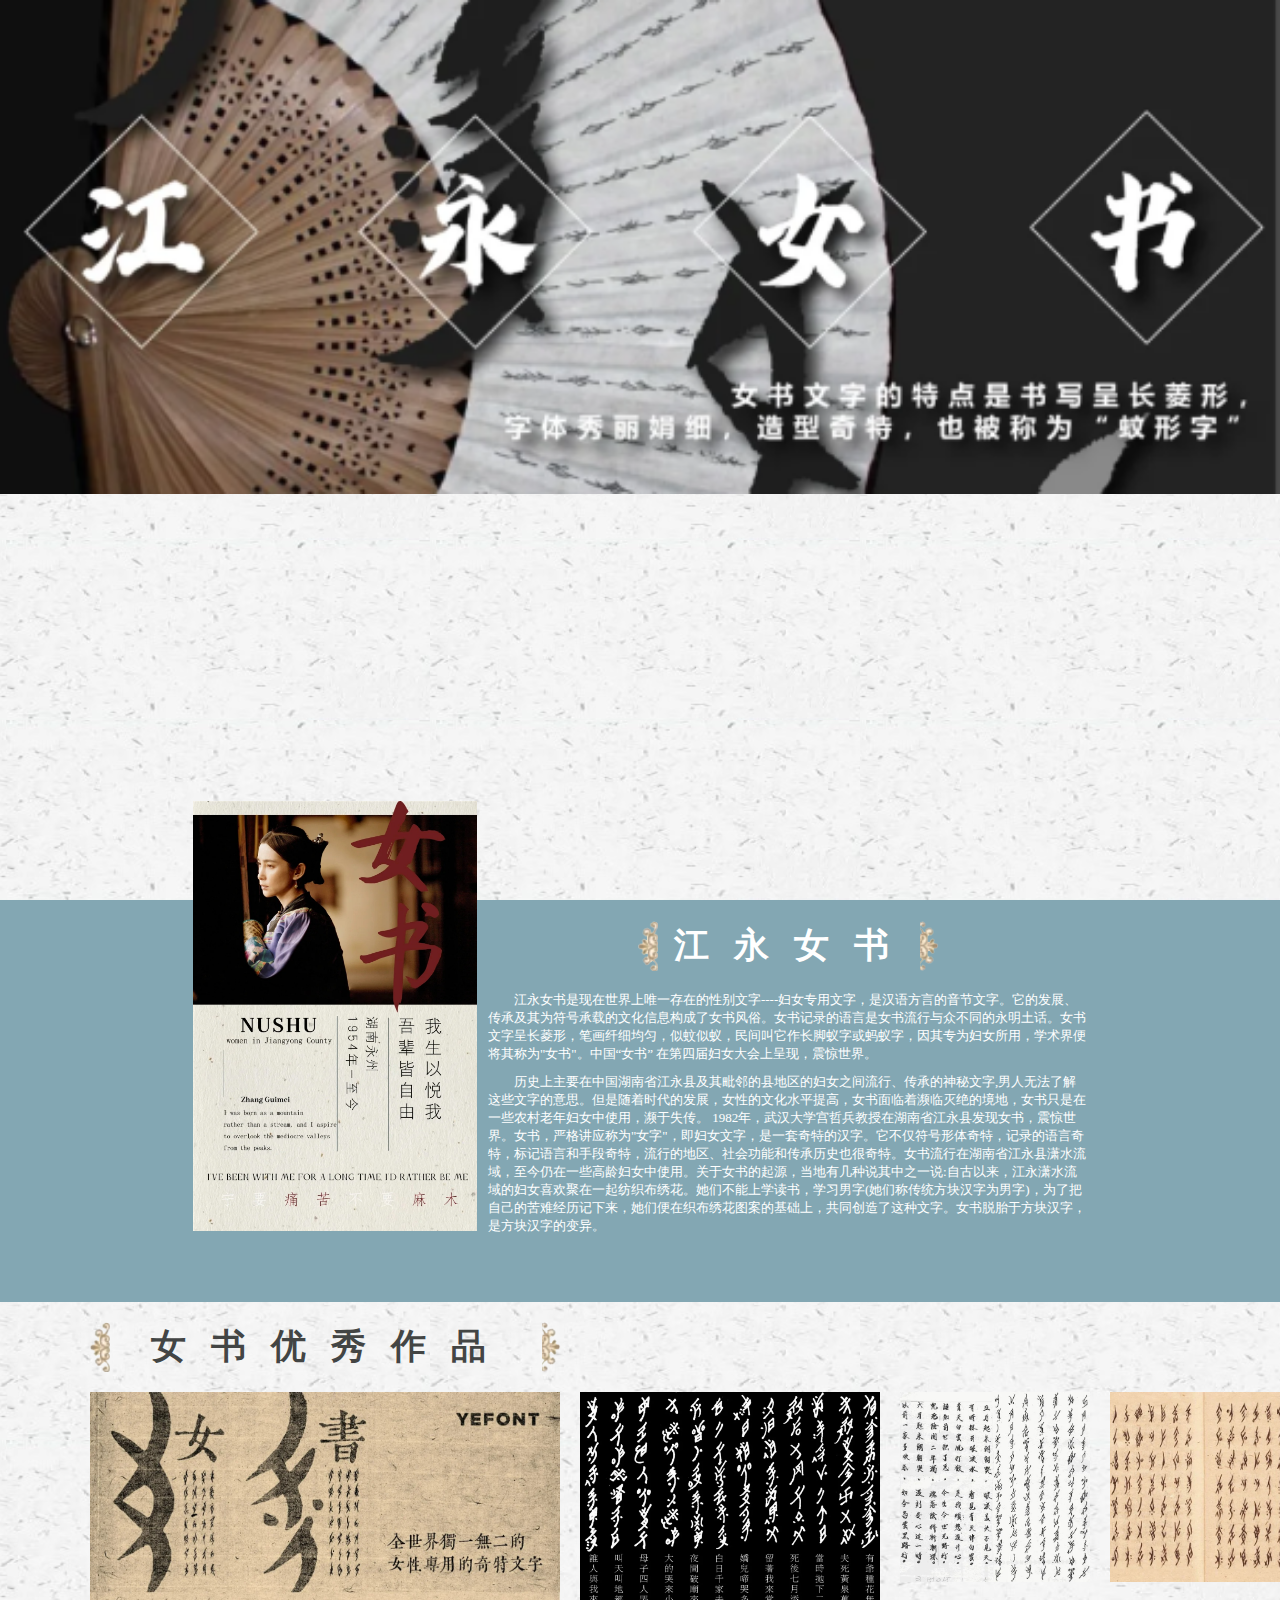
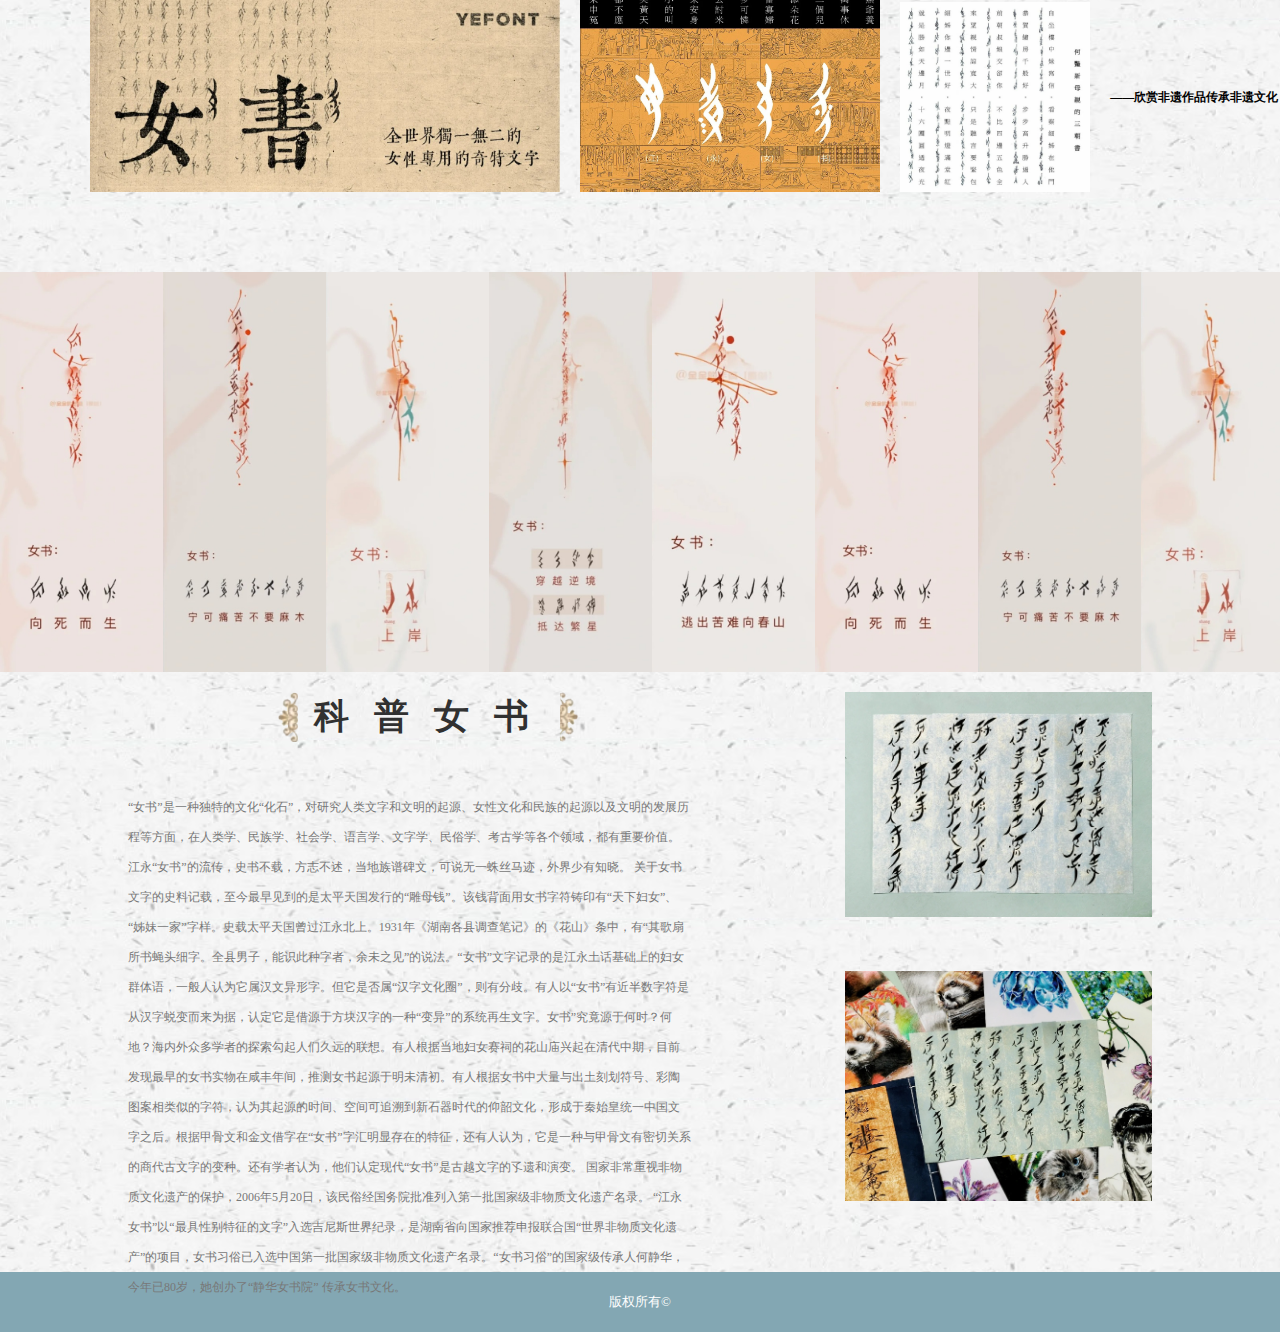
<file: 江永女书/index.html>
<!DOCTYPE html>
<html>
	<head>
		<meta charset="utf-8" />
		<title>与汝同书</title>
		<link rel="stylesheet" href="css/style.css" />
	</head>
	<body>
		
		<div class="banner">
			<div class="banner_main">
				<img src="img/banner2.png" alt=""/>
			</div>
			
		</div>
		<div class="box1">
			<div class="box1_main">
				<img src="img/1.jpg" alt="" class="pic1"/>
				<div class="content1">
					<div class="title1">
						<div class="left">
							<img src="img/left.png" alt="" height="100%"/>
						</div>
						<div style="width: 252px;height: 50px;font-size: 35px;color: white;font-weight: bold;font-family: '仿宋';text-align: center;line-height: 50px;">
							<p style="letter-spacing: 25px;">江永女书</p>
						</div>
						<div class="right">
							<img src="img/right.png" alt="" height="100%"/>
						</div>
					</div>
					<p style="font-size: 13px;color: white;text-indent: 2em;">江永女书是现在世界上唯一存在的性别文字----妇女专用文字，是汉语方言的音节文字。它的发展、传承及其为符号承载的文化信息构成了女书风俗。女书记录的语言是女书流行与众不同的永明土话。女书文字呈长菱形，笔画纤细均匀，似蚊似蚁，民间叫它作长脚蚁字或蚂蚁字，因其专为妇女所用，学术界便将其称为"女书"。中国“女书” 在第四届妇女大会上呈现，震惊世界。</p>
					<p style="font-size: 13px;color: white;text-indent: 2em;margin-top: 10px;">
						历史上主要在中国湖南省江永县及其毗邻的县地区的妇女之间流行、传承的神秘文字,男人无法了解这些文字的意思。但是随着时代的发展，女性的文化水平提高，女书面临着濒临灭绝的境地，女书只是在一些农村老年妇女中使用，濒于失传。 1982年，武汉大学宫哲兵教授在湖南省江永县发现女书，震惊世界。女书，严格讲应称为"女字"，即妇女文字，是一套奇特的汉字。它不仅符号形体奇特，记录的语言奇特，标记语言和手段奇特，流行的地区、社会功能和传承历史也很奇特。女书流行在湖南省江永县潇水流域，至今仍在一些高龄妇女中使用。关于女书的起源，当地有几种说其中之一说:自古以来，江永潇水流域的妇女喜欢聚在一起纺织布绣花。她们不能上学读书，学习男字(她们称传统方块汉字为男字)，为了把自己的苦难经历记下来，她们便在织布绣花图案的基础上，共同创造了这种文字。女书脱胎于方块汉字，是方块汉字的变异。
					</p>
				
				
				
				</div>
			</div>
			
		</div>
		<div class="box2">
			<div class="box2_main">
				<div class="title1" style="margin: 20px 0;width: 470px;">
					<div class="left">
						<img src="img/left.png" alt="" height="100%"/>
					</div>
					<div style="width: 252px;height: 50px;font-size: 35px;color: rgb(67, 69, 68);font-weight: bold;font-family: '仿宋';text-align: center;line-height: 50px;flex: 1;">
						<p style="letter-spacing: 25px;">女书优秀作品</p>
					</div>
					<div class="right">
						<img src="img/right.png" alt="" height="100%"/>
					</div>
				</div>
				<div class="content2">
					<img src="img/a1.jpg" alt="" />
					<img src="img/a2.jpg" alt="" style="margin-left: 20px;"/>
					<div class="a1">
						<div style="display: flex;">
							<img src="img/a3.jpg" alt="" style="width: 190px;height: 190px;"/>
							<img src="img/a4.jpg" alt="" style="width: 190px;height: 190px;margin-left: 20px;"/>
						</div>
						<div style="display: flex;margin-top: 20px;">
							<img src="img/a5.jpg" alt="" style="width: 190px;height: 190px;"/>
							<div class="a2">
								<p style="font-size: 12px;font-weight: bold;">——欣赏非遗作品传承非遗文化</p>
							</div>
						</div>
					</div>
				</div>
			</div>
		</div>
		<div class="box3">
			<div class="box3_main">
				<img src="img/b1.jpg" alt="" />
				<img src="img/b2.jpg" alt="" />
				<img src="img/b3.jpg" alt="" />
				<img src="img/b4.jpg" alt="" />
				<img src="img/b5.jpg" alt="" />
				<img src="img/b1.jpg" alt="" />
				<img src="img/b2.jpg" alt="" />
				<img src="img/b3.jpg" alt="" />
				
			</div>
		</div>
		<div class="box4">
			<div class="box4_main">
				<div class="box4_left">
					<div class="title1" style="margin: 20px 0;margin-left: 150px;">
						<div class="left">
							<img src="img/left.png" alt="" height="100%"/>
						</div>
						<div style="width: 252px;height: 50px;font-size: 35px;color: white;font-weight: bold;font-family: '仿宋';text-align: center;line-height: 50px;">
							<p style="letter-spacing: 25px;color: rgb(49, 49, 49);">科普女书</p>
						</div>
						<div class="right">
							<img src="img/right.png" alt="" height="100%"/>
						</div>
					</div>
					<p style="font-size: 12px;color: rgb(120, 120, 120);line-height: 30px;margin-top: 50px;">
						“女书”是一种独特的文化“化石”，对研究人类文字和文明的起源、女性文化和民族的起源以及文明的发展历程等方面，在人类学、民族学、社会学、语言学、文字学、民俗学、考古学等各个领域，都有重要价值。　江永“女书”的流传，史书不载，方志不述，当地族谱碑文，可说无一蛛丝马迹，外界少有知晓。 关于女书文字的史料记载，至今最早见到的是太平天国发行的“雕母钱”。该钱背面用女书字符铸印有“天下妇女”、“姊妹一家”字样。史载太平天国曾过江永北上。1931年《湖南各县调查笔记》的《花山》条中，有“其歌扇所书蝇头细字。全县男子，能识此种字者，余未之见”的说法。“女书”文字记录的是江永土话基础上的妇女群体语，一般人认为它属汉文异形字。但它是否属“汉字文化圈”，则有分歧。有人以“女书”有近半数字符是从汉字蜕变而来为据，认定它是借源于方块汉字的一种“变异”的系统再生文字。女书”究竟源于何时？何地？海内外众多学者的探索勾起人们久远的联想。有人根据当地妇女赛祠的花山庙兴起在清代中期，目前发现最早的女书实物在咸丰年间，推测女书起源于明未清初。有人根据女书中大量与出土刻划符号、彩陶图案相类似的字符，认为其起源的时间、空间可追溯到新石器时代的仰韶文化，形成于秦始皇统一中国文字之后。根据甲骨文和金文借字在“女书”字汇明显存在的特征，还有人认为，它是一种与甲骨文有密切关系的商代古文字的变种。还有学者认为，他们认定现代“女书”是古越文字的孓遗和演变。
						国家非常重视非物质文化遗产的保护，2006年5月20日，该民俗经国务院批准列入第一批国家级非物质文化遗产名录。
						“江永女书”以“最具性别特征的文字”入选吉尼斯世界纪录，是湖南省向国家推荐申报联合国“世界非物质文化遗产”的项目，女书习俗已入选中国第一批国家级非物质文化遗产名录。“女书习俗”的国家级传承人何静华，今年已80岁，她创办了“静华女书院” 传承女书文化。
					</p>
				</div>
				<div class="box4_right">
					<img src="img/11.jpg" alt="" width="100%" style="margin-top: 20px;"/>
					<img src="img/22.jpg" alt="" width="100%" style="margin-top: 50px;"/>
				</div>
			</div>
		</div>
		<div class="footer">
			版权所有©
		</div>
	</body>
</html>
</file>
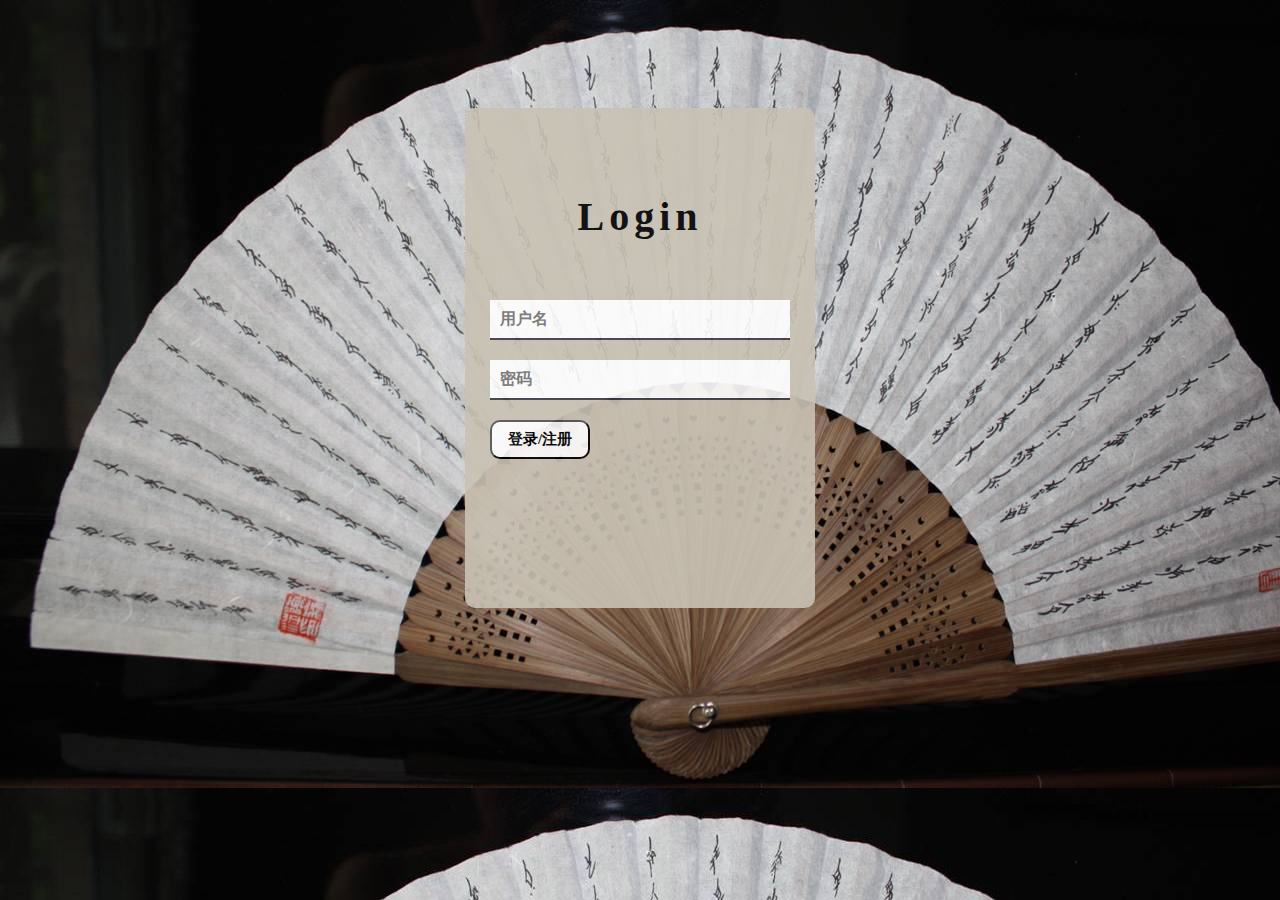
<file: login.html>
<!DOCTYPE html>
<html lang="en">

<head>
    <meta charset="UTF-8">
    <meta http-equiv="X-UA-Compatible" content="IE=edge">
    <meta name="viewport" content="width=device-width, initial-scale=1.0">
    <title>与汝同书登录注册页面</title>
    <style>
        body {
            display: flex;
            justify-content: center;
            background-image: url(./科普页面/bgi2.jpg);
        }
        .a{
            background-color: #c9c2b4;
            opacity: 0.9;
            width: 350px;
            height: 500px;
            position: relative;
            display: flex;
            border-radius: 10px;
            justify-content: center;
            align-items: center;
            top: 100px;
        }
        .b{
            width: 300px;
            height: 450px;
            overflow: hidden;
        }
        .c{
            font: 900 40px '';
            margin: 60px 0;
            text-align: center;
            /* 设置字体间距 */
            letter-spacing: 5px;
        }
        .e{
            width: 100%;
            margin-bottom: 20px;
            outline: none;
            border: 0;
            padding: 10px;
            border-bottom: 2px solid rgb(60,60,70);
            font: 900 16px '';
        }
        .f{
            text-align: center;
            padding: 8px;
            font: 700 15px '';
            width: 100px;
            border-radius: 10px;
            background-color: #fff;
            cursor: pointer;
        }
        .g{
            margin: 33px;
        }
    </style>
</head>
<body>
    <div class="a">
        <form action="">
            <div class="b">
            <p class="c">Login</p>
            <div class="d">
                <input required type="text" class="e" placeholder="用户名" name="username">
                <input required  type="password" class="e" placeholder="密码" autocomplete="off" name="password">
                <button class="f" type="submit">登录/注册</button>               
            </div>
        </form>

    </div>
    <script>
        const form = document.querySelector('form')
        const username = document.querySelector('[name = username]')
        form.addEventListener('submit',function(e){
            e.preventDefault()
            localStorage.setItem('nvshu-name',username.value)
            location.href = "./非遗电商项目.html"
        })

    </script>
</body>
</html>
</file>
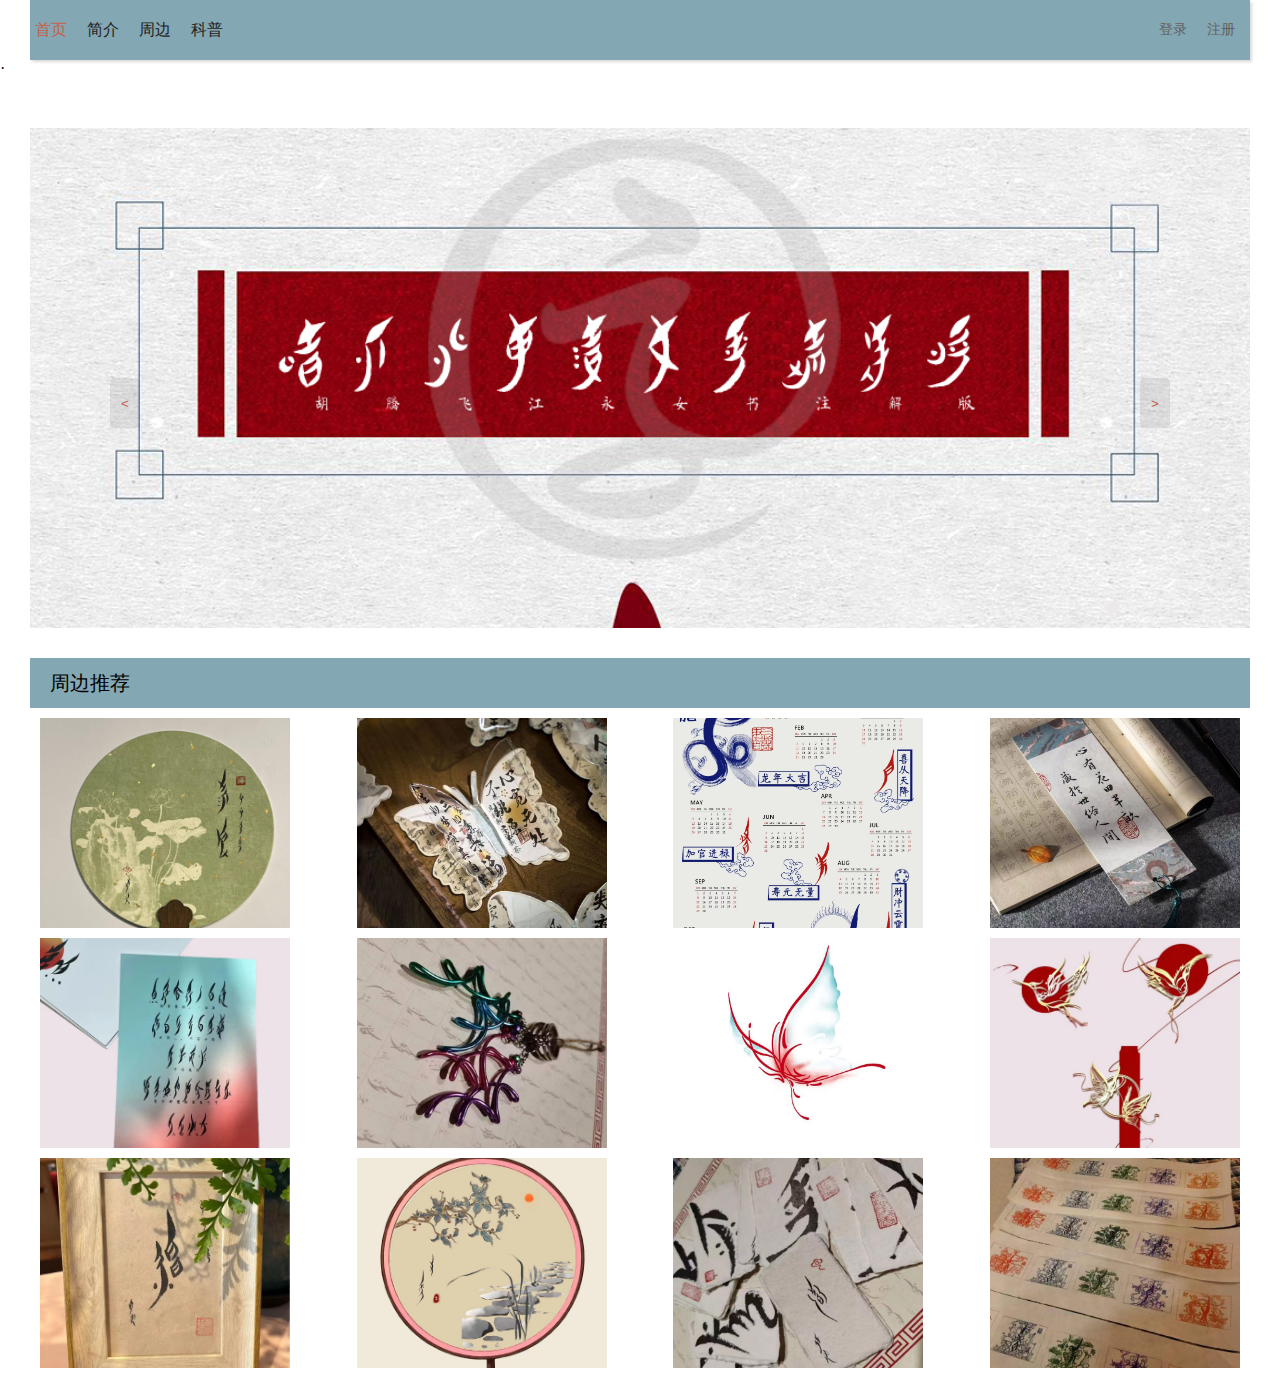
<file: 非遗电商项目.html>
<!DOCTYPE html>
<html lang="en">
<head>
    <meta charset="UTF-8">
    <meta name="viewport" content="width=device-width, initial-scale=1.0">
    <title>与汝同书</title>
    <link rel="shortcut icon" href="favicon.ico">
    <link rel="stylesheet" href="css/index.css">
    <link rel="stylesheet" href="css/base.css">
</head>
<body>
  <!-- 导航栏 -->
  <div class="nav">
   <div class="left">
     <ul>
      <li><a href="" class="active">首页</a></li>
      <li><a href="./江永女书/index.html" target="_blank">简介</a></li>
      <li><a href="javascript:;" id="goods">周边</a></li>
      <li><a href="./科普页面/女书科普.html" target="_blank">科普</a></li>
    </ul>
   </div>
    <div class="right">
      <ul>
        <li><a href="./login.html">登录</a></li>
        <li><a href="./login.html">注册</a></li>
      </ul>
    </div>
  </div>
  <!-- banner -->·
    <!-- 轮播图 -->
    <div class="slider">
      <div class="slider-wrapper">
        <img src="./image/img1.png" alt="" />
      </div>
      <div class="slider-footer">
        <ul class="slider-indicator">
          <li class="active"></li>
          <li></li>
          <li></li>
          <li></li>
        </ul>
        <div class="toggle">
          <button class="prev">&lt;</button>
          <button class="next">&gt;</button>
        </div>
      </div>
    </div>
    <!-- 产品 -->
  <div class="product">
    <div class="head">周边推荐</div>
    <div class="pro">
      <ul></ul>
    </div>
  </div>
  <script src="./js/index.js"></script>
</body>
</html>
</file>
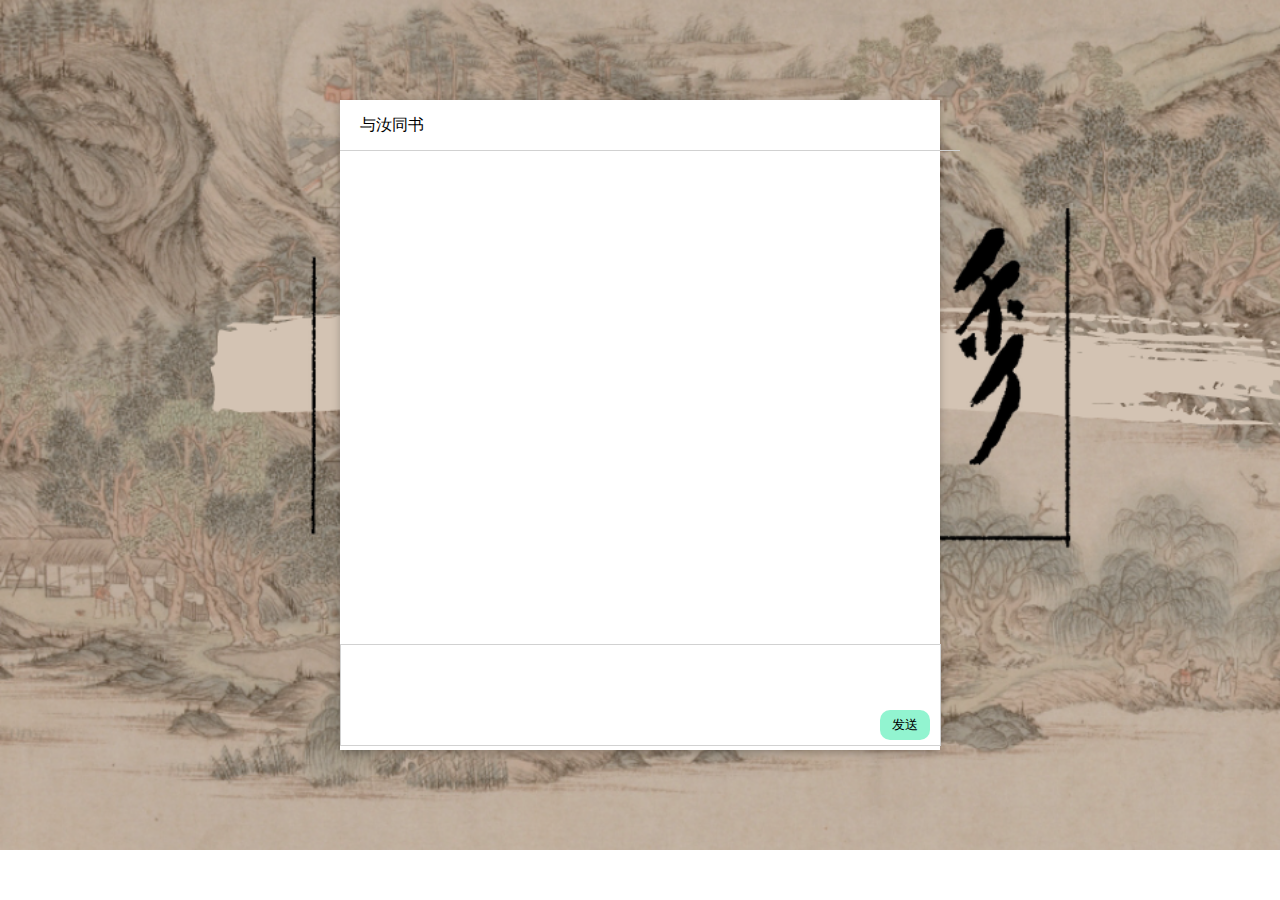
<file: shop页面/chat.html>
<!DOCTYPE html>
<html lang="en">
<head>
    <meta charset="UTF-8">
    <meta name="viewport" content="width=device-width, initial-scale=1.0">
    <title>chat页面</title>
    <link rel="stylesheet" href="../css/base.css">
    <link rel="stylesheet" href="./css/chat.css">
</head>
<body>
    <div class="chat">
        <div class="service">
            <p>与汝同书</p>
        </div>
        <div class="show">
            <ul>
                <li>
                    <!-- <div class="s">
                        <img src="./用户头像/客服头像.jpg" alt="">
                        <div class="shape">
                            <p>您好呀，感谢您的购买</p>
                        </div>
                    </div> -->
                </li>
                <!-- <li class="u">
                    <div class="s">
                        <img src="./用户头像/user1.jpg" alt="">
                        <div class="shape">
                            <p>您好呀，感谢您的购买</p>
                        </div>
                    </div>
                </li> -->
            </ul>
        </div>
        <div class="content">
            <textarea name="" id="tx" cols="30" rows="10" style="resize:none" ></textarea>
            <button>发送</button>
        </div>
    </div>
    <script src="./js/chat.js"></script>
</body>
</html>
</file>
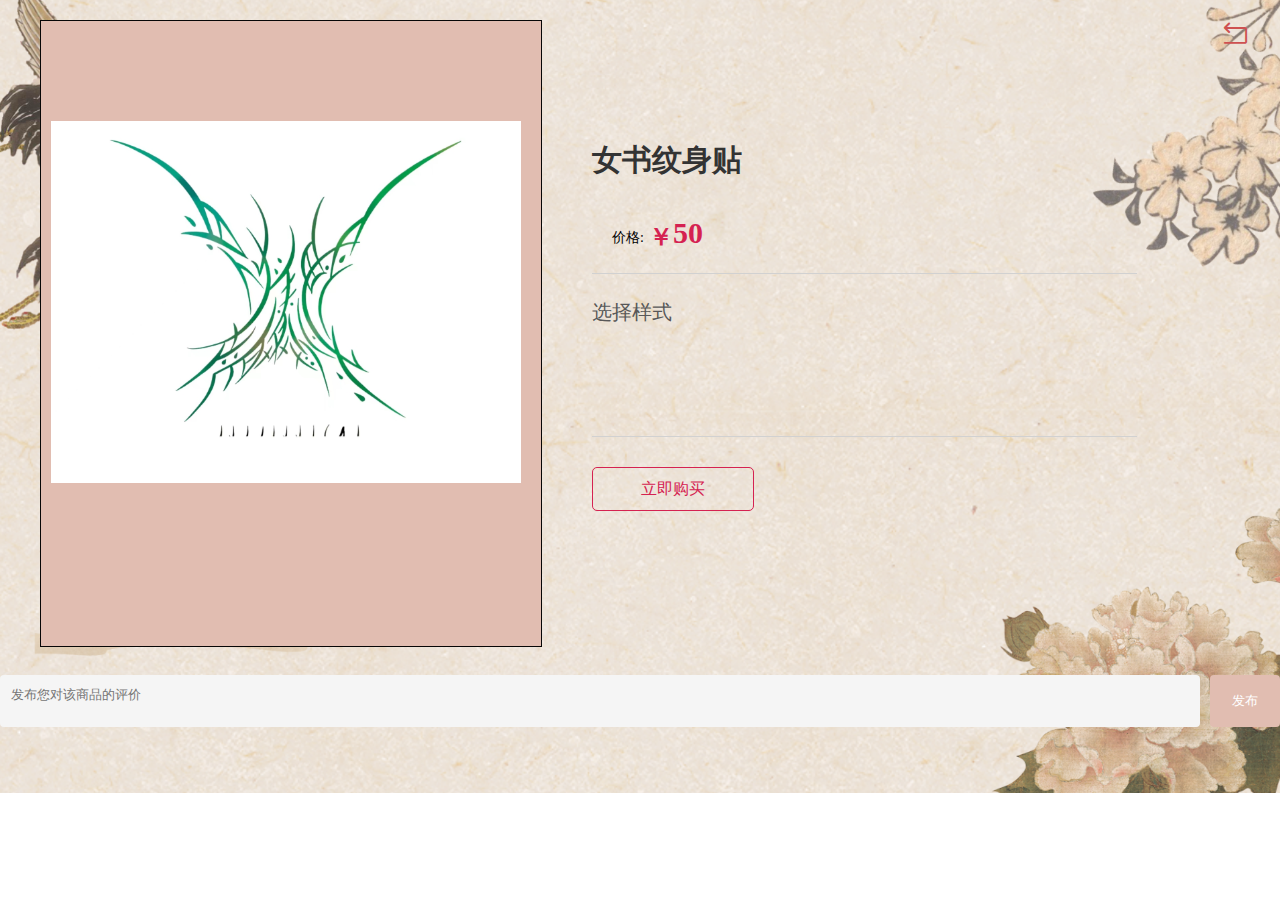
<file: shop页面/shop.html>
<!DOCTYPE html>
<html lang="en">
<head> 
    <meta charset="UTF-8">
    <meta name="viewport" content="width=device-width, initial-scale=1.0">
    <title>与汝同书</title>
</head>
<body>
    <link rel="stylesheet" href="../css/base.css">
    <link rel="stylesheet" href="./css/shop_index.css">
    <link rel="stylesheet" href="../icon/iconfont.css">
    <a href="../非遗电商项目.html"  class="iconfont icon-back"></a>
    <div class="cont">
        <div class="cont-left">
            <div class="ctl-img">
                <img src="./uploads/nvshu纹身贴1.jpg" alt="">
            </div>
        </div>
        <div class="cont-right">
            <!-- 产品名 -->
            <div class="title">
                <span>女书纹身贴</span>
            </div>
            <!-- 价格 -->
            <div class="pic">
                <div class="ppi">价格:</div>
                <div class="f-mallUnit">￥</div>
                <div class="pcc">50</div>
            </div>
            <!-- 样式 -->
            <div class="style">
                <p>选择样式</p>
                <ul>
                    <!-- <li class="active"><a href="javascript:;" data-id="0">样式1</a></li>
                    <li><a href="javascript:;" data-id="1">样式2</a></li>
                    <li><a href="javascript:;" data-id="2">样式3</a></li>
                    <li><a href="javascript:;" data-id="3">样式4</a></li> -->
                </ul>
            </div>
            <!-- 购买按钮 -->
            <div class="buttn">立即购买</div>
        </div>
    </div>

    <!-- 用户评论板块 -->
    <div class="wrapper">
        <textarea id="tx" placeholder="发布您对该商品的评价" rows="2" maxlength="200"></textarea>
        <button>发布</button>
    </div>
    <div class="wrapper">
        <span class="total">0/200字</span>
    </div>
    <div class="contentlist">
        <ul id="list">
            <!-- <li>
                <div class="info">
                    <img src="./用户头像/user1.jpg" alt="">
                    <span>名字</span>
                    <p>发布于</p>
                </div>
                <div class="content">内容</div>
                <div class="the_del">X</div>
            </li> -->
        </ul>
    </div>

    <!-- 免密支付界面 -->
    <div class="pay">
        <div class="logo"><img src="wechatpaylogo.jpg" alt=""></div>
        <div class="payfor">免密支付中...</div>
        <div class="close">X</div>
    </div>
    <!-- 边栏-定制 -->
    <div class="custom">
        <a href="./chat.html">定制服务</a>
        <div class="iconfont icon-left"></div>
    </div>
    
    <script src="./js/shop_index.js"></script>
</body>
</html>
</file>
<file: 江永女书/css/style.css>
*{
	margin: 0;
	padding: 0;
}
body{
	background-image: url(../img/bg.png);
}
.banner{
	width: 100%;
	margin: 0 auto;
	overflow: hidden;
	height: 100vh;
}
.banner_main{
	width: 100%;
	margin: 0 auto;
}
.banner_main img{
	width: 100%;
	height: 100%;
	object-fit: cover;
}
.header{
	width: 100%;
	height: 10vh;
	background-color: rgb(131, 167, 179);
}
.box1{
	width: 99.9%;
	height: 400px;
	background-color: rgb(131, 167, 179);
	border:1px solid rgb(131, 167, 179);
}
.box1_main{
	width: 70%;
	height: 100%;
	position: relative;
	margin: 0 auto;
}
.pic1{
	height: 430px;
	position: absolute;
	left: 0;
	top: -100px;
}
.content1{
	width: 600px;
	height: 400px;
	float: right;
}
.title1{
	width: 300px;
	height: 50px;
	margin: 20px auto;
	display: flex;
}
.left{
	height: 100%;
	width: 30px;
}
.right{
	height: 100%;
	width: 18px;
}
.box2{
	width: 100%;
	height: 500px;
}
.box2_main{
	width: 86%;
	height: 100%;
	margin: 0 auto;
}
.content2{
	width: 100%;
	height: 400px;
	display: flex;
}
.a1{
	width: 400px;
	height: 400px;
	margin-left: 20px;
}
.a2{
	width: 190px;
	height: 190px;
	margin-left: 20px;
	line-height: 190px;
}
.box3{
	width: 100%;
	height: 400px;
	margin-top: 50px;
	background-color: rgb(131, 167, 179);
}
.box3_main{
	width: 1304px;
	height: 400px;
	display: flex;
	margin: 0 auto;
}
.box3_main img{
	width: 163px;
	height: 400px;
}
.box4{
	width: 100%;
	height: 600px;
}
.box4_main{
	width: 80%;
	height: 100%;
	margin: 0 auto;
	display: flex;
}
.box4_left{
	width: 55%;
	height: 100%;
}
.box4_right{
	width: 30%;
	margin-left: 15%;
	height: 100%;
}
.footer{
	width: 100%;
	height: 60px;
	background-color: rgb(131, 167, 179);
	line-height: 60px;
	text-align: center;
	color: white;
	font-size: 13px;
}
</file>
<file: css/index.css>
html {
  scroll-behavior: smooth;
}
.nav {
  width: 1220px;
  height: 60px;
  background-color: #83a7b3;
  margin: 0 auto;
  display: flex;
  align-items: center;
  justify-content: space-between;
  box-shadow: rgba(0, 0, 0, 0.15) 1.95px 1.95px 2.6px;
}
.nav .left ul {
  display: flex;
}
.nav .left ul li a {
  display: block;
  color: #222121;
  margin-right: 10px;
  padding: 5px;
}
.nav .left ul li a:hover {
  background-color: #a38b66;
  border-radius: 5px;
}
.nav .left ul li .active {
  color: #c35f50;
}
.nav .right ul {
  display: flex;
}
.nav .right ul img {
  display: inline-block;
  margin-right: 10px;
  width: 40px;
  height: 40px;
  border-radius: 50%;
}
.nav .right ul li {
  display: flex;
}
.nav .right ul li p {
  line-height: 40px;
  margin-right: 10px;
}
.nav .right ul li #exit {
  color: #646060;
  font-size: 14px;
  margin-left: 10px;
  cursor: pointer;
}
.nav .right ul li a {
  margin-right: 10px;
  padding: 5px;
  color: #646060;
  font-size: 14px;
}
.slider {
  position: relative;
}
.slider .slider-wrapper {
  width: 1220px;
  height: 500px;
  background-color: pink;
  margin: 50px auto 0px;
}
.slider .slider-wrapper img {
  width: 100%;
  height: 100%;
  object-fit: cover;
}
.slider .slider-footer .toggle button {
  width: 30px;
  height: 50px;
  border: none;
  background: rgba(63, 59, 59, 0.1);
  appearance: none;
  border-radius: 4px;
  color: #c35f50;
  cursor: pointer;
}
.slider .slider-footer .toggle .prev {
  position: absolute;
  left: 110px;
  top: 50%;
}
.slider .slider-footer .toggle .next {
  position: absolute;
  right: 110px;
  top: 50%;
}
.slider .slider-footer .slider-indicator {
  display: flex;
  align-items: center;
  position: absolute;
  right: 110px;
  bottom: 10px;
}
.slider .slider-footer .slider-indicator li {
  width: 8px;
  height: 8px;
  margin: 4px;
  border-radius: 50%;
  background: #ede9e9;
  opacity: 0.4;
  cursor: pointer;
}
.slider .slider-footer .slider-indicator .active {
  width: 12px;
  height: 12px;
  opacity: 1;
}
.product {
  width: 1220px;
  height: 500px;
  margin: 30px auto;
}
.product .head {
  height: 50px;
  background-color: #83a7b3;
  line-height: 50px;
  padding-left: 20px;
  font-size: 20px;
}
.product .pro {
  background-color: #ffffff;
  padding-bottom: 10px;
}
.product .pro ul {
  height: 420px;
  padding: 10px 10px;
  display: flex;
  justify-content: space-between;
  flex-wrap: wrap;
}
.product .pro ul a {
  display: block;
  height: 210px;
  width: 250px;
  margin-bottom: 10px;
}
.product .pro ul a img {
  width: 100%;
  height: 100%;
  object-fit: cover;
}
</file>
<file: css/base.css>
a {
  text-decoration: none;
}
* {
  margin: 0 ;
  padding: 0;
}
li {
  list-style: none;
}
</file>
<file: shop页面/css/chat.css>
body {
  background: url(../uploads/bgi.png) no-repeat;
  background-size: cover;
}
.chat {
  margin: 100px auto;
  background-color: #fff;
  width: 600px;
  height: 650px;
  box-shadow: rgba(0, 0, 0, 0.24) 0px 3px 8px;
  display: flex;
  flex-direction: column;
}
.chat .service {
  width: 600px;
  height: 50px;
  border-bottom: 1px solid #d1d1d1;
  line-height: 50px;
  padding-left: 20px;
}
.chat .show {
  flex: 1;
}
.chat .show ul {
  display: flex;
  flex-direction: column;
}
.chat .show ul li {
  width: 600px;
  height: 100px;
  margin-top: 20px;
  position: relative;
}
.chat .show ul li img {
  width: 40px;
  height: 40px;
  border-radius: 50%;
  margin-top: 10px;
}
.chat .show ul li .shape {
  border-radius: 8px;
  background-color: #faf8f4;
  border: 1px solid #e6d9b3;
  position: relative;
  margin-left: 20px;
}
.chat .show ul li .shape::after {
  content: '';
  position: absolute;
  top: 50%;
  transform: translate(-50%, -50%) rotate(45deg);
  width: 15px;
  height: 15px;
  background: #faf8f4;
  border: 1px solid #e6d9b3;
  border-style: none none solid solid;
}
.chat .show ul li p {
  font-size: 14px;
  margin-top: 15px;
  margin-left: 15px;
  margin-right: 10px;
}
.chat .show ul .s {
  display: flex;
}
.chat .show ul .u .s {
  transform: rotate(180deg);
}
.chat .show ul .u .s img {
  transform: rotate(-180deg);
}
.chat .show ul .u .s p {
  transform: rotate(-180deg);
  margin-top: 15px;
  margin-left: 15px;
  margin-right: 10px;
}
.chat .content {
  position: relative;
}
.chat .content textarea {
  border: none;
  outline: none;
  border: 1px solid #d1d1d1;
  width: 599px;
  height: 100px;
  font-size: 16px;
}
.chat .content button {
  position: absolute;
  right: 10px;
  bottom: 10px;
  width: 50px;
  height: 30px;
  background-color: #92f4d0;
  border: none;
  border-radius: 10px;
}
</file>
<file: shop页面/css/shop_index.css>
html {
  scroll-behavior: smooth;
  position: relative;
}
body {
  background: url(../uploads/bgi1.png) no-repeat;
  background-size: cover;
}
.iconfont {
  font-size: 30px !important;
  position: absolute;
  right: 30px;
  color: #ce5151;
}
.cont {
  width: 1200px;
  height: 625px;
  margin: 20px auto;
  display: flex;
}
.cont .cont-left {
  width: 500px;
  height: 100%;
  background-color: #e1bdb1;
  border: 1px solid #070606;
  text-align: center;
}
.cont .cont-left .ctl-img {
  width: 470px;
  height: 362px;
  margin: 100px 10px 0;
}
.cont .cont-left .ctl-img img {
  width: 100%;
  height: 100%;
  object-fit: cover;
}
.cont .cont-right {
  float: right;
  width: 545px;
  height: 525px;
  margin-right: 90px;
  margin-left: 50px;
  padding-top: 100px;
}
.cont .cont-right .title {
  font-weight: normal;
  color: #333;
  margin-top: 20px;
  margin-bottom: 35px;
  font-weight: 700;
  font-size: 30px;
  text-align: left;
}
.cont .cont-right .pic {
  display: flex;
  border-bottom: 1px solid #D1D1D1;
  padding-bottom: 20px;
}
.cont .cont-right .pic .ppi {
  font-size: 14px;
  margin-left: 20px;
  margin-right: 5px;
  line-height: 14px;
  padding-top: 15px;
}
.cont .cont-right .pic .f-mallUnit {
  color: #d52251;
  font-size: 24px;
  font-weight: bold;
  padding-top: 5px;
}
.cont .cont-right .pic .pcc {
  color: #d52251;
  font-size: 30px;
  font-weight: bold;
}
.cont .cont-right .style {
  margin-top: 25px;
  border-bottom: 1px solid #D1D1D1;
  padding-bottom: 20px;
}
.cont .cont-right .style p {
  font-size: 20px;
  color: #585858;
}
.cont .cont-right .style ul {
  height: 40px;
  width: 540;
  padding: 15px ;
  display: flex;
  flex-wrap: wrap;
  justify-content: space-between;
  margin-top: 20px;
}
.cont .cont-right .style ul li {
  cursor: pointer;
  font-size: 14px;
  height: 30px;
  width: 120px;
  background-color: #fff;
  text-align: center;
  line-height: 30px;
  margin-bottom: 10px;
}
.cont .cont-right .style ul li a {
  color: #070606;
}
.cont .cont-right .style ul .active {
  height: 32px;
  width: 125px;
  border: 2px solid #952e2e;
  transition: all 0.3s;
}
.cont .cont-right .buttn {
  margin-top: 30px;
  float: left;
  width: 160px;
  height: 42px;
  line-height: 42px;
  border: 1px solid #d52251;
  border-radius: 5px;
  text-align: center;
  cursor: pointer;
  color: #d52251;
}
.wrapper {
  margin-top: 30px;
  min-width: 400px;
  max-width: 100%;
  display: flex;
  justify-content: flex-end;
}
.wrapper textarea {
  outline: none;
  border-color: transparent;
  resize: none;
  background: #f5f5f5;
  border-radius: 4px;
  flex: 1;
  padding: 10px;
  transition: all 0.5s;
  height: 30px;
}
.wrapper textarea:focus {
  border-color: #e4e4e4;
  background: #fff;
  height: 50px;
}
.wrapper button {
  background-color: #e1bdb1;
  color: #fff;
  border: none;
  border-radius: 4px;
  margin-left: 10px;
  width: 70px;
  cursor: pointer;
}
.wrapper .total {
  margin-right: 80px;
  color: #999;
  opacity: 0;
  transition: all 0.5s;
}
.contentlist {
  width: 100%;
  height: 100%;
  margin-bottom: 15px;
}
.contentlist li {
  position: relative;
  margin-top: 20px;
}
.contentlist li .info {
  width: 200px;
  height: 50px;
  display: flex;
}
.contentlist li .info img {
  width: 40px;
  height: 40px;
  border-radius: 50%;
}
.contentlist li .info span {
  margin-left: 10px;
  font-size: 14px;
  width: 100px;
}
.contentlist li .info p {
  font-size: 12px;
  margin-left: -30px;
  margin-top: 20px;
  color: #585858;
}
.contentlist .content {
  margin-left: 50px;
  font-size: 14px;
}
.contentlist .the_del {
  position: absolute;
  right: 8px;
  top: 4px;
  cursor: pointer;
  font-size: 12px;
}
.pay {
  width: 600px;
  height: 400px;
  background-color: #fff;
  position: absolute;
  top: 50%;
  left: 50%;
  transform: translate(-50%, -50%);
  text-align: center;
  border-radius: 15px;
  box-shadow: #26394d 0px 20px 30px -10px;
  display: none;
}
.pay .logo {
  width: 200px;
  height: 200px;
  margin: 50px auto;
}
.pay .logo img {
  width: 100%;
  height: 100%;
  object-fit: cover;
}
.pay .payfor {
  font-size: 20px;
  margin-top: 50px;
}
.pay .close {
  position: absolute;
  right: 10px;
  top: 5px;
  cursor: pointer;
}
.custom {
  position: absolute;
  top: 50%;
  right: -40px;
  transform: translate(0, -50%);
  writing-mode: vertical-lr;
  background-color: #fff;
  border-radius: 10px 0 0 10px;
  width: 30px;
  height: 90px;
  text-align: center;
  padding-left: 10px;
  transition: 0.5s;
}
.custom a {
  font-size: 14px;
  font-weight: 600;
  color: #060606;
}
.custom .icon-left {
  position: absolute;
  top: 50%;
  left: -20px;
  transform: translate(0, -50%);
  font-size: 20px !important;
  cursor: pointer;
}
</file>
<file: icon/iconfont.css>
@font-face {
  font-family: "iconfont"; /* Project id 4467421 */
  src: url('iconfont.woff2?t=1710420680782') format('woff2'),
       url('iconfont.woff?t=1710420680782') format('woff'),
       url('iconfont.ttf?t=1710420680782') format('truetype');
}

.iconfont {
  font-family: "iconfont" !important;
  font-size: 16px;
  font-style: normal;
  -webkit-font-smoothing: antialiased;
  -moz-osx-font-smoothing: grayscale;
}

.icon-back:before {
  content: "\e666";
}
</file>
